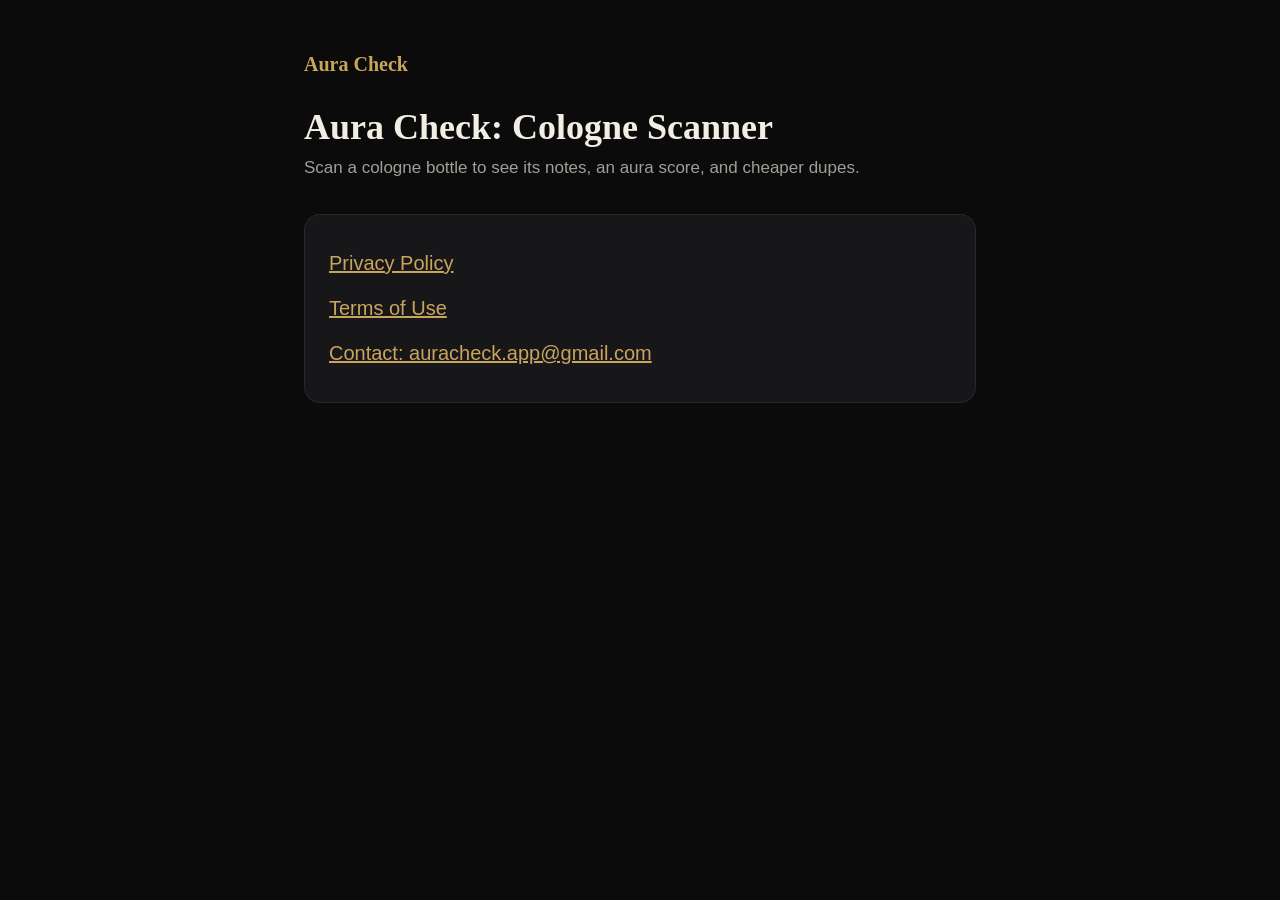
<file: index.html>
<!doctype html>
<html lang="en">
<head>
  <meta charset="utf-8">
  <meta name="viewport" content="width=device-width, initial-scale=1">
  <title>Aura Check</title>
  <link rel="stylesheet" href="style.css">
</head>
<body>
  <main>
    <span class="brand">Aura Check</span>
    <h1>Aura Check: Cologne Scanner</h1>
    <p class="updated">Scan a cologne bottle to see its notes, an aura score, and cheaper dupes.</p>
    <div class="card links">
      <a href="privacy.html">Privacy Policy</a>
      <a href="terms.html">Terms of Use</a>
      <a href="mailto:auracheck.app@gmail.com">Contact: auracheck.app@gmail.com</a>
    </div>
  </main>
</body>
</html>
</file>
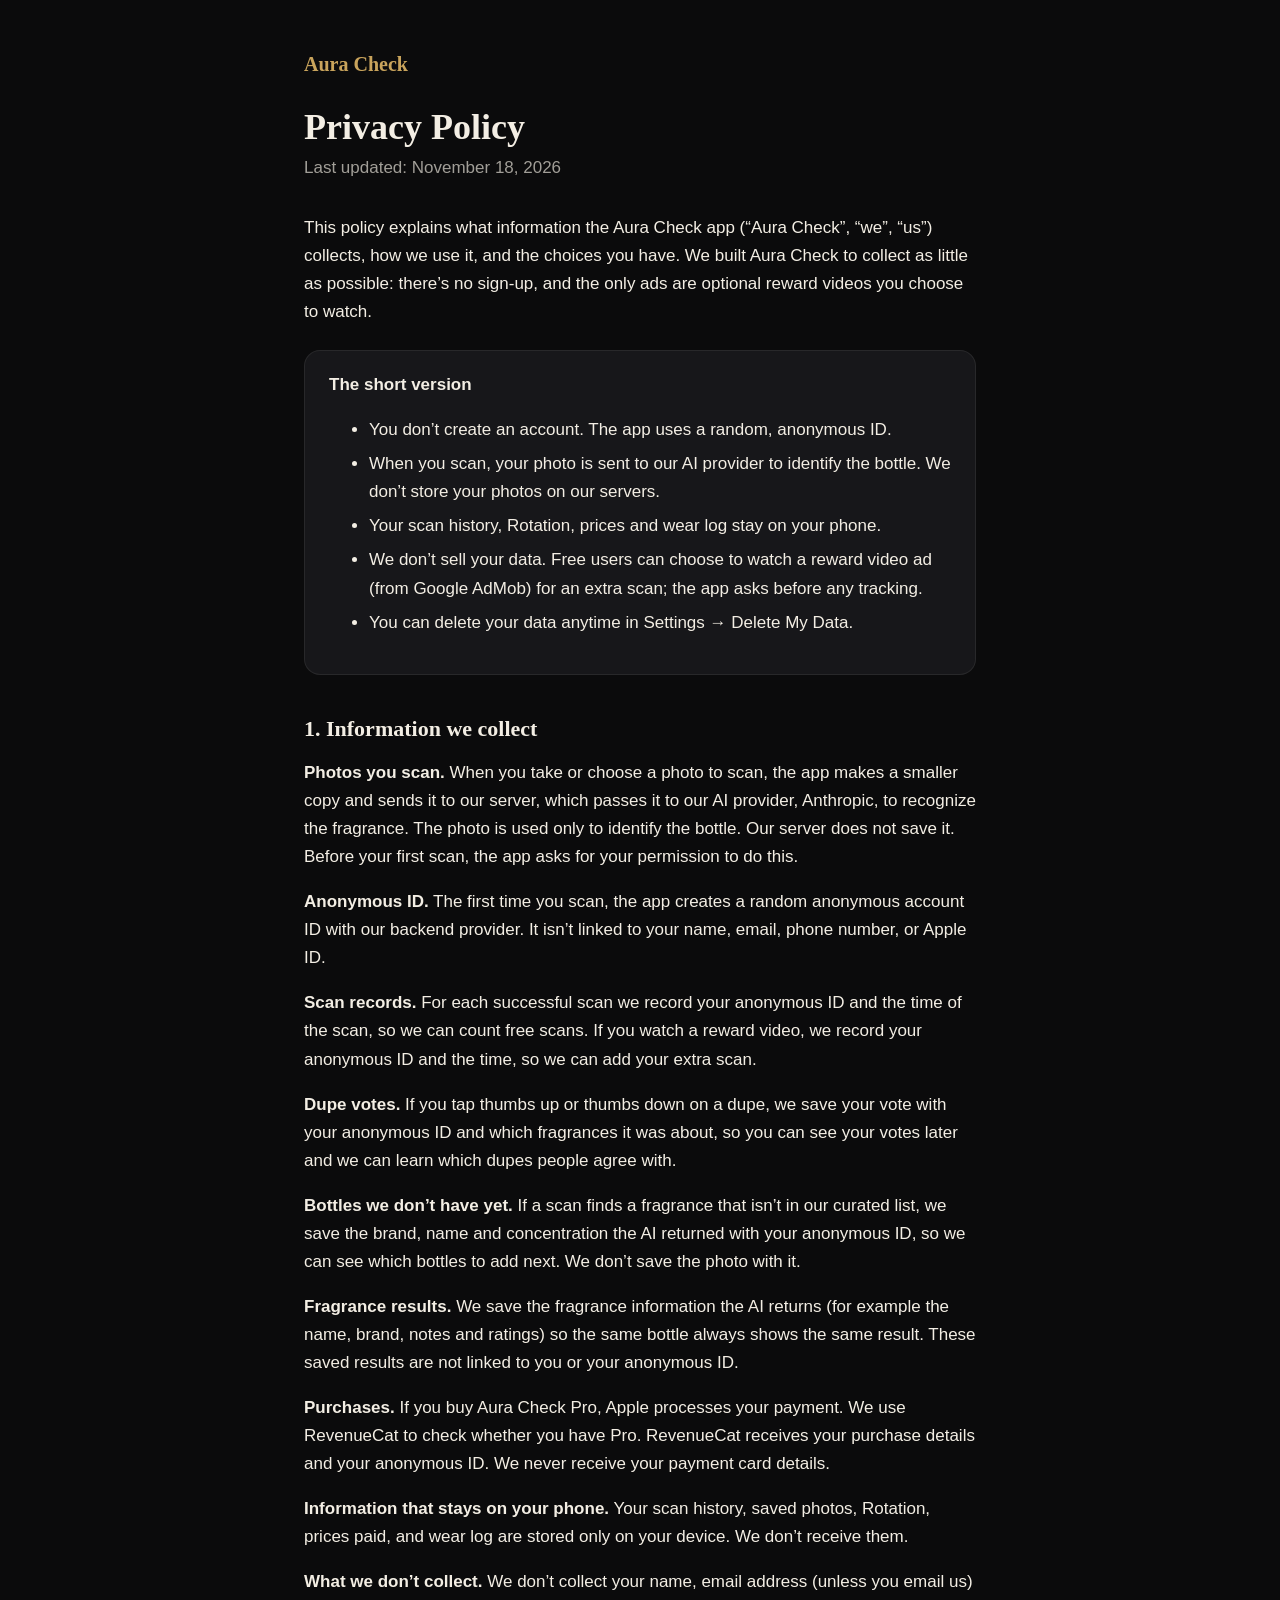
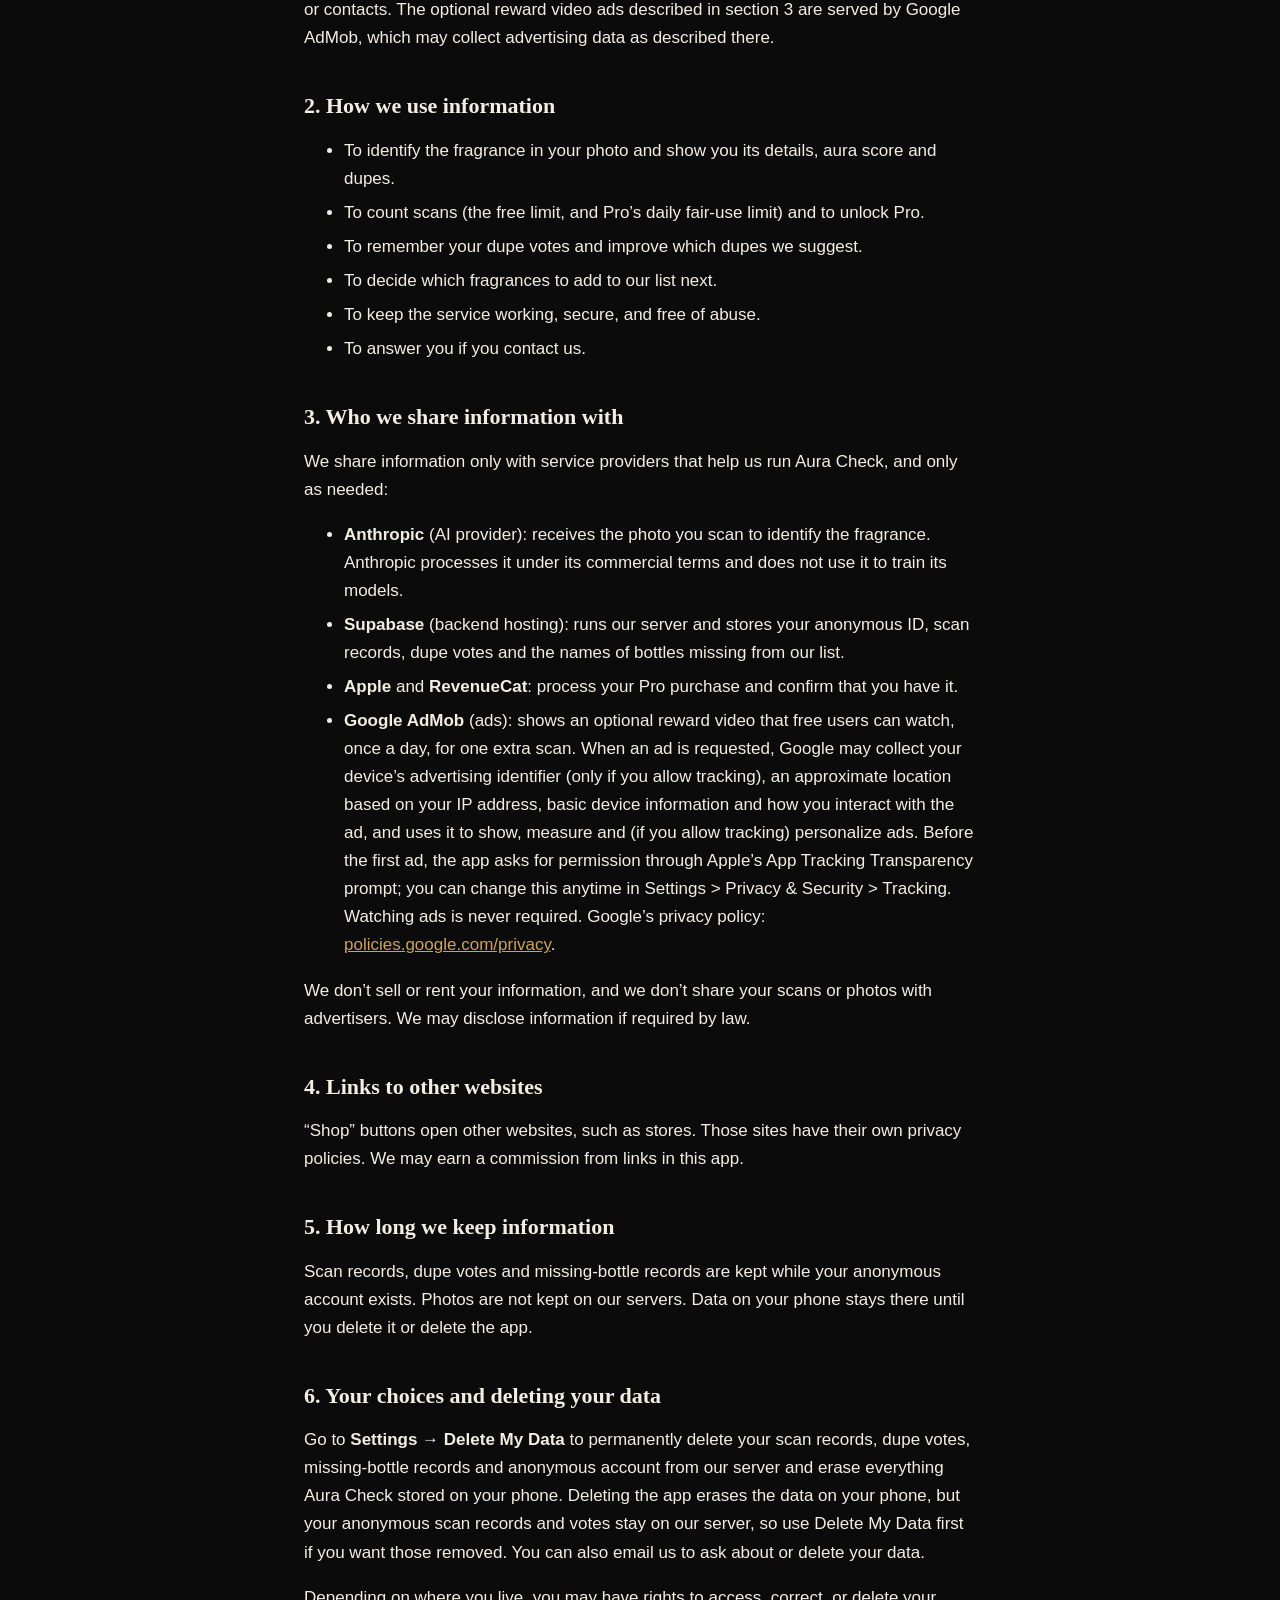
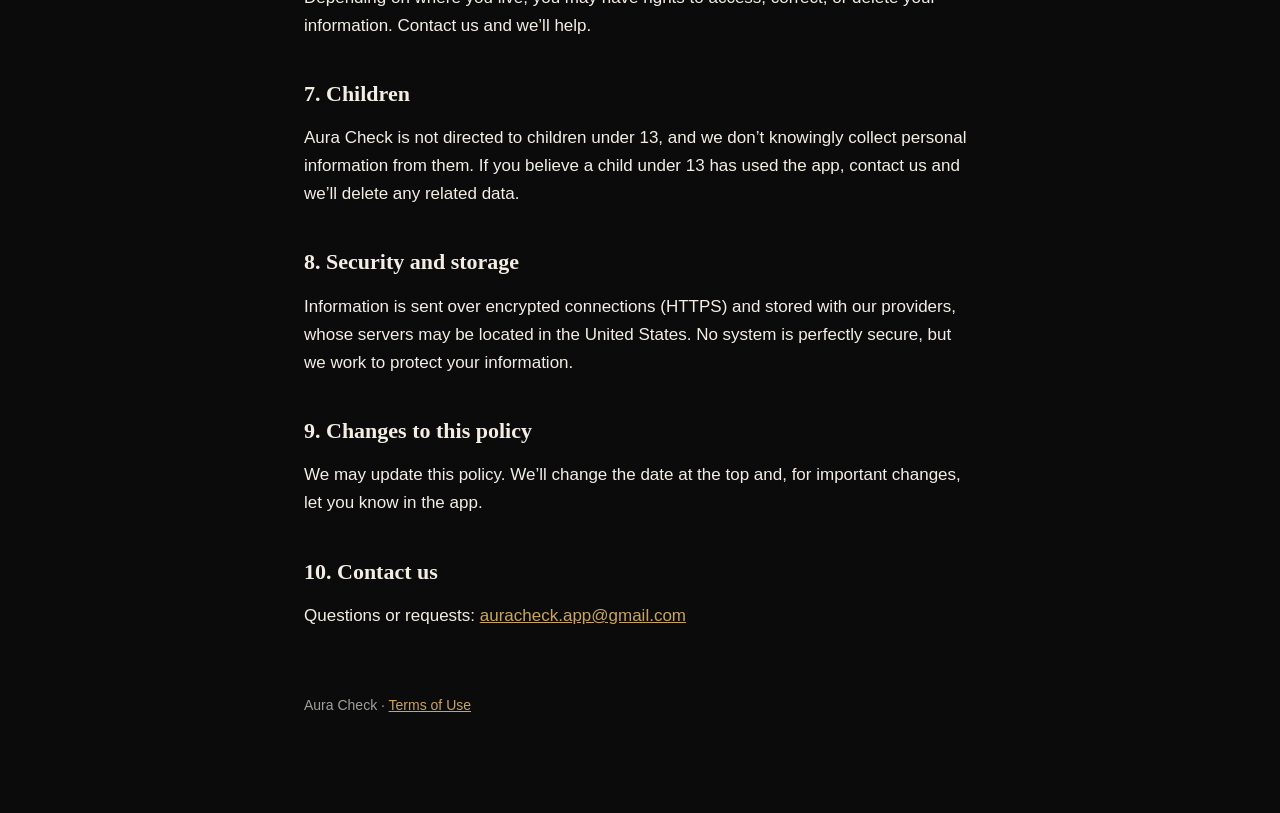
<file: privacy.html>
<!doctype html>
<html lang="en">
<head>
  <meta charset="utf-8">
  <meta name="viewport" content="width=device-width, initial-scale=1">
  <title>Privacy Policy · Aura Check</title>
  <link rel="stylesheet" href="style.css">
</head>
<body>
  <main>
    <a class="brand" href="index.html">Aura Check</a>
    <h1>Privacy Policy</h1>
    <p class="updated">Last updated: November 18, 2026</p>

    <p>This policy explains what information the Aura Check app (“Aura Check”, “we”, “us”) collects, how we use it, and the choices you have. We built Aura Check to collect as little as possible: there’s no sign-up, and the only ads are optional reward videos you choose to watch.</p>

    <div class="card">
      <strong>The short version</strong>
      <ul>
        <li>You don’t create an account. The app uses a random, anonymous ID.</li>
        <li>When you scan, your photo is sent to our AI provider to identify the bottle. We don’t store your photos on our servers.</li>
        <li>Your scan history, Rotation, prices and wear log stay on your phone.</li>
        <li>We don’t sell your data. Free users can choose to watch a reward video ad (from Google AdMob) for an extra scan; the app asks before any tracking.</li>
        <li>You can delete your data anytime in Settings → Delete My Data.</li>
      </ul>
    </div>

    <h2>1. Information we collect</h2>
    <p><strong>Photos you scan.</strong> When you take or choose a photo to scan, the app makes a smaller copy and sends it to our server, which passes it to our AI provider, Anthropic, to recognize the fragrance. The photo is used only to identify the bottle. Our server does not save it. Before your first scan, the app asks for your permission to do this.</p>
    <p><strong>Anonymous ID.</strong> The first time you scan, the app creates a random anonymous account ID with our backend provider. It isn’t linked to your name, email, phone number, or Apple ID.</p>
    <p><strong>Scan records.</strong> For each successful scan we record your anonymous ID and the time of the scan, so we can count free scans. If you watch a reward video, we record your anonymous ID and the time, so we can add your extra scan.</p>
    <p><strong>Dupe votes.</strong> If you tap thumbs up or thumbs down on a dupe, we save your vote with your anonymous ID and which fragrances it was about, so you can see your votes later and we can learn which dupes people agree with.</p>
    <p><strong>Bottles we don’t have yet.</strong> If a scan finds a fragrance that isn’t in our curated list, we save the brand, name and concentration the AI returned with your anonymous ID, so we can see which bottles to add next. We don’t save the photo with it.</p>
    <p><strong>Fragrance results.</strong> We save the fragrance information the AI returns (for example the name, brand, notes and ratings) so the same bottle always shows the same result. These saved results are not linked to you or your anonymous ID.</p>
    <p><strong>Purchases.</strong> If you buy Aura Check Pro, Apple processes your payment. We use RevenueCat to check whether you have Pro. RevenueCat receives your purchase details and your anonymous ID. We never receive your payment card details.</p>
    <p><strong>Information that stays on your phone.</strong> Your scan history, saved photos, Rotation, prices paid, and wear log are stored only on your device. We don’t receive them.</p>
    <p><strong>What we don’t collect.</strong> We don’t collect your name, email address (unless you email us) or contacts. The optional reward video ads described in section 3 are served by Google AdMob, which may collect advertising data as described there.</p>

    <h2>2. How we use information</h2>
    <ul>
      <li>To identify the fragrance in your photo and show you its details, aura score and dupes.</li>
      <li>To count scans (the free limit, and Pro’s daily fair-use limit) and to unlock Pro.</li>
      <li>To remember your dupe votes and improve which dupes we suggest.</li>
      <li>To decide which fragrances to add to our list next.</li>
      <li>To keep the service working, secure, and free of abuse.</li>
      <li>To answer you if you contact us.</li>
    </ul>

    <h2>3. Who we share information with</h2>
    <p>We share information only with service providers that help us run Aura Check, and only as needed:</p>
    <ul>
      <li><strong>Anthropic</strong> (AI provider): receives the photo you scan to identify the fragrance. Anthropic processes it under its commercial terms and does not use it to train its models.</li>
      <li><strong>Supabase</strong> (backend hosting): runs our server and stores your anonymous ID, scan records, dupe votes and the names of bottles missing from our list.</li>
      <li><strong>Apple</strong> and <strong>RevenueCat</strong>: process your Pro purchase and confirm that you have it.</li>
      <li><strong>Google AdMob</strong> (ads): shows an optional reward video that free users can watch, once a day, for one extra scan. When an ad is requested, Google may collect your device’s advertising identifier (only if you allow tracking), an approximate location based on your IP address, basic device information and how you interact with the ad, and uses it to show, measure and (if you allow tracking) personalize ads. Before the first ad, the app asks for permission through Apple’s App Tracking Transparency prompt; you can change this anytime in Settings &gt; Privacy &amp; Security &gt; Tracking. Watching ads is never required. Google’s privacy policy: <a href="https://policies.google.com/privacy">policies.google.com/privacy</a>.</li>
    </ul>
    <p>We don’t sell or rent your information, and we don’t share your scans or photos with advertisers. We may disclose information if required by law.</p>

    <h2>4. Links to other websites</h2>
    <p>“Shop” buttons open other websites, such as stores. Those sites have their own privacy policies. We may earn a commission from links in this app.</p>

    <h2>5. How long we keep information</h2>
    <p>Scan records, dupe votes and missing-bottle records are kept while your anonymous account exists. Photos are not kept on our servers. Data on your phone stays there until you delete it or delete the app.</p>

    <h2>6. Your choices and deleting your data</h2>
    <p>Go to <strong>Settings → Delete My Data</strong> to permanently delete your scan records, dupe votes, missing-bottle records and anonymous account from our server and erase everything Aura Check stored on your phone. Deleting the app erases the data on your phone, but your anonymous scan records and votes stay on our server, so use Delete My Data first if you want those removed. You can also email us to ask about or delete your data.</p>
    <p>Depending on where you live, you may have rights to access, correct, or delete your information. Contact us and we’ll help.</p>

    <h2>7. Children</h2>
    <p>Aura Check is not directed to children under 13, and we don’t knowingly collect personal information from them. If you believe a child under 13 has used the app, contact us and we’ll delete any related data.</p>

    <h2>8. Security and storage</h2>
    <p>Information is sent over encrypted connections (HTTPS) and stored with our providers, whose servers may be located in the United States. No system is perfectly secure, but we work to protect your information.</p>

    <h2>9. Changes to this policy</h2>
    <p>We may update this policy. We’ll change the date at the top and, for important changes, let you know in the app.</p>

    <h2>10. Contact us</h2>
    <p>Questions or requests: <a href="mailto:auracheck.app@gmail.com">auracheck.app@gmail.com</a></p>

    <footer>Aura Check · <a href="terms.html">Terms of Use</a></footer>
  </main>
</body>
</html>
</file>
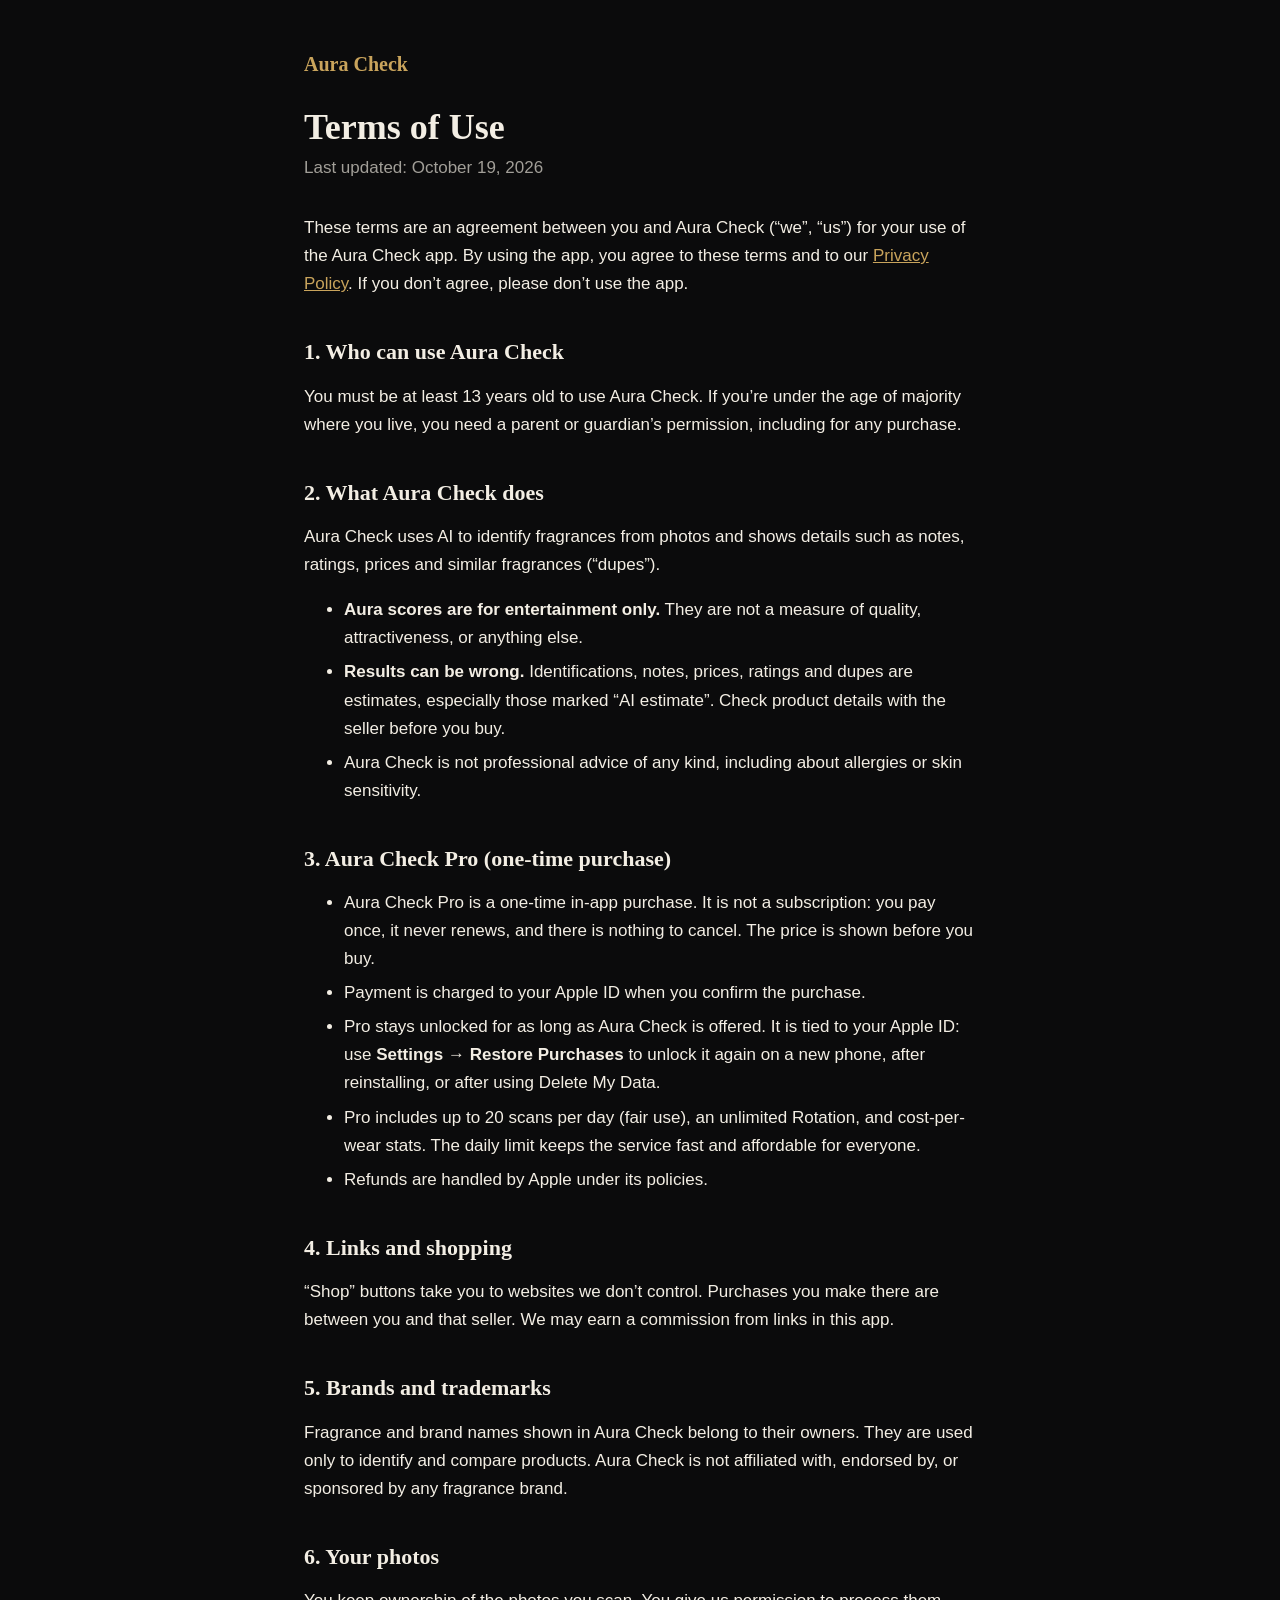
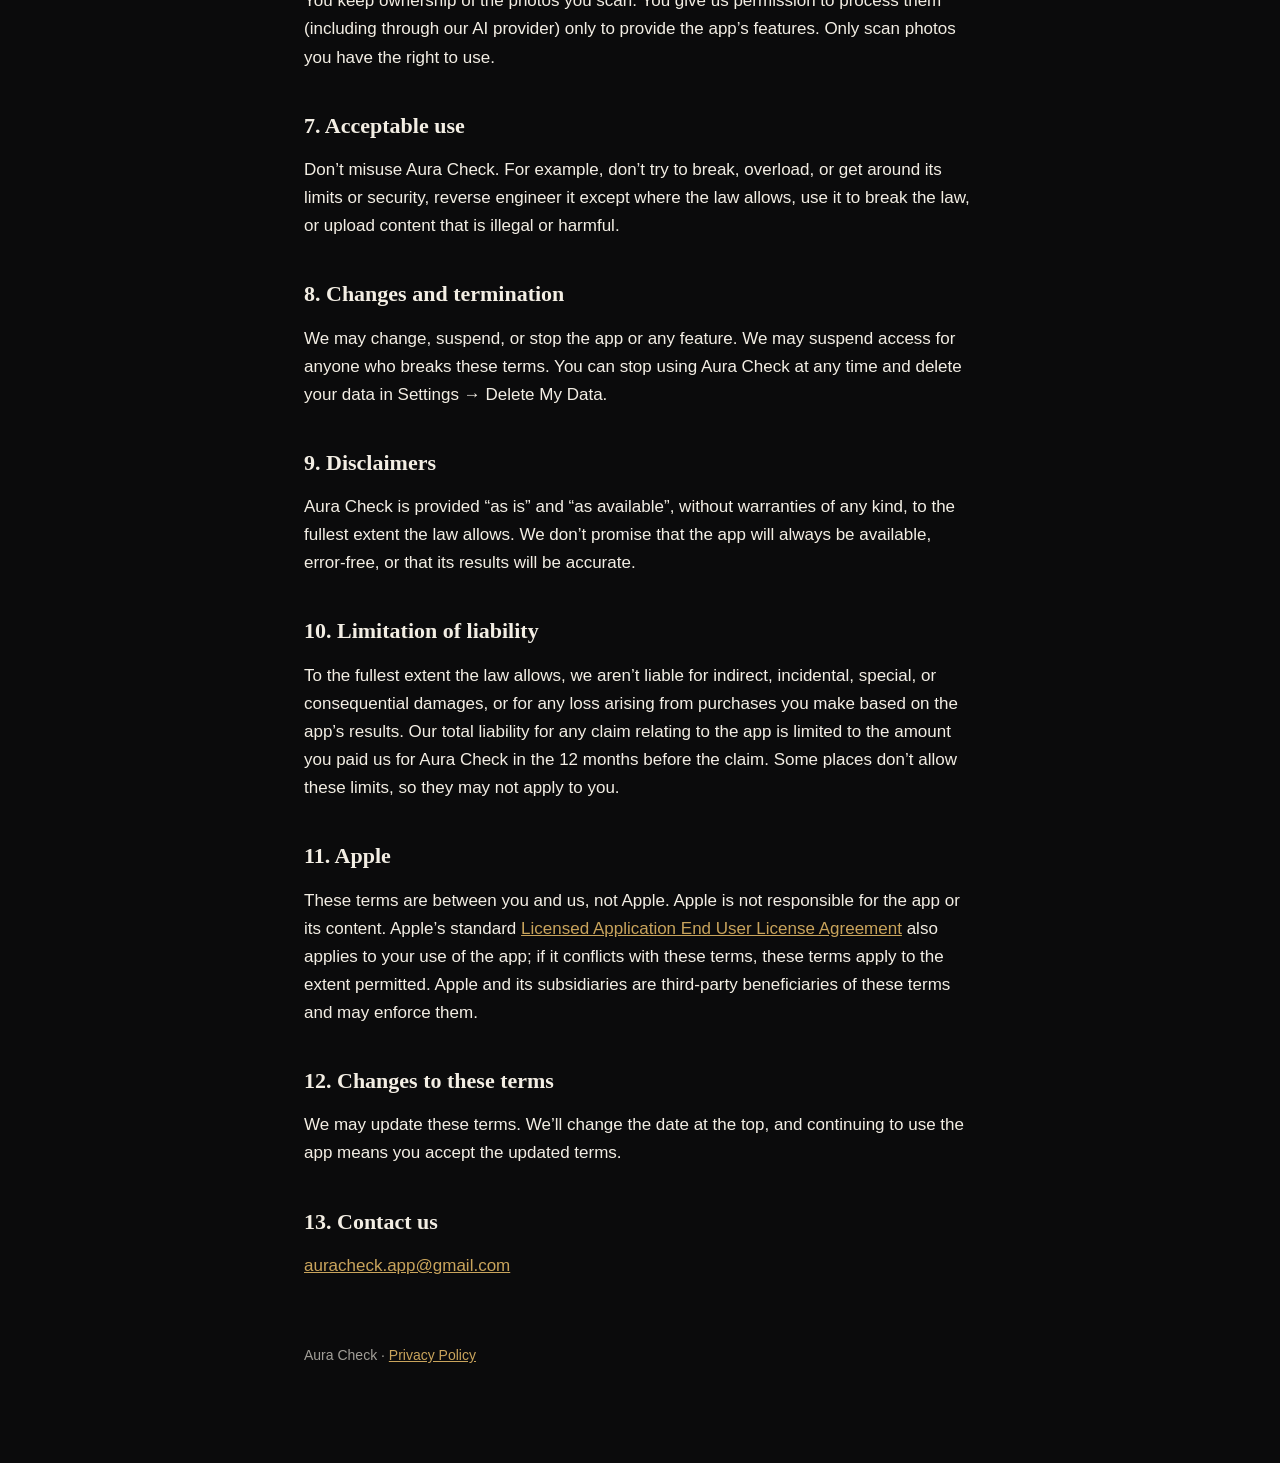
<file: terms.html>
<!doctype html>
<html lang="en">
<head>
  <meta charset="utf-8">
  <meta name="viewport" content="width=device-width, initial-scale=1">
  <title>Terms of Use · Aura Check</title>
  <link rel="stylesheet" href="style.css">
</head>
<body>
  <main>
    <a class="brand" href="index.html">Aura Check</a>
    <h1>Terms of Use</h1>
    <p class="updated">Last updated: October 19, 2026</p>

    <p>These terms are an agreement between you and Aura Check (“we”, “us”) for your use of the Aura Check app. By using the app, you agree to these terms and to our <a href="privacy.html">Privacy Policy</a>. If you don’t agree, please don’t use the app.</p>

    <h2>1. Who can use Aura Check</h2>
    <p>You must be at least 13 years old to use Aura Check. If you’re under the age of majority where you live, you need a parent or guardian’s permission, including for any purchase.</p>

    <h2>2. What Aura Check does</h2>
    <p>Aura Check uses AI to identify fragrances from photos and shows details such as notes, ratings, prices and similar fragrances (“dupes”).</p>
    <ul>
      <li><strong>Aura scores are for entertainment only.</strong> They are not a measure of quality, attractiveness, or anything else.</li>
      <li><strong>Results can be wrong.</strong> Identifications, notes, prices, ratings and dupes are estimates, especially those marked “AI estimate”. Check product details with the seller before you buy.</li>
      <li>Aura Check is not professional advice of any kind, including about allergies or skin sensitivity.</li>
    </ul>

    <h2>3. Aura Check Pro (one-time purchase)</h2>
    <ul>
      <li>Aura Check Pro is a one-time in-app purchase. It is not a subscription: you pay once, it never renews, and there is nothing to cancel. The price is shown before you buy.</li>
      <li>Payment is charged to your Apple ID when you confirm the purchase.</li>
      <li>Pro stays unlocked for as long as Aura Check is offered. It is tied to your Apple ID: use <strong>Settings → Restore Purchases</strong> to unlock it again on a new phone, after reinstalling, or after using Delete My Data.</li>
      <li>Pro includes up to 20 scans per day (fair use), an unlimited Rotation, and cost-per-wear stats. The daily limit keeps the service fast and affordable for everyone.</li>
      <li>Refunds are handled by Apple under its policies.</li>
    </ul>

    <h2>4. Links and shopping</h2>
    <p>“Shop” buttons take you to websites we don’t control. Purchases you make there are between you and that seller. We may earn a commission from links in this app.</p>

    <h2>5. Brands and trademarks</h2>
    <p>Fragrance and brand names shown in Aura Check belong to their owners. They are used only to identify and compare products. Aura Check is not affiliated with, endorsed by, or sponsored by any fragrance brand.</p>

    <h2>6. Your photos</h2>
    <p>You keep ownership of the photos you scan. You give us permission to process them (including through our AI provider) only to provide the app’s features. Only scan photos you have the right to use.</p>

    <h2>7. Acceptable use</h2>
    <p>Don’t misuse Aura Check. For example, don’t try to break, overload, or get around its limits or security, reverse engineer it except where the law allows, use it to break the law, or upload content that is illegal or harmful.</p>

    <h2>8. Changes and termination</h2>
    <p>We may change, suspend, or stop the app or any feature. We may suspend access for anyone who breaks these terms. You can stop using Aura Check at any time and delete your data in Settings → Delete My Data.</p>

    <h2>9. Disclaimers</h2>
    <p>Aura Check is provided “as is” and “as available”, without warranties of any kind, to the fullest extent the law allows. We don’t promise that the app will always be available, error-free, or that its results will be accurate.</p>

    <h2>10. Limitation of liability</h2>
    <p>To the fullest extent the law allows, we aren’t liable for indirect, incidental, special, or consequential damages, or for any loss arising from purchases you make based on the app’s results. Our total liability for any claim relating to the app is limited to the amount you paid us for Aura Check in the 12 months before the claim. Some places don’t allow these limits, so they may not apply to you.</p>

    <h2>11. Apple</h2>
    <p>These terms are between you and us, not Apple. Apple is not responsible for the app or its content. Apple’s standard <a href="https://www.apple.com/legal/internet-services/itunes/dev/stdeula/">Licensed Application End User License Agreement</a> also applies to your use of the app; if it conflicts with these terms, these terms apply to the extent permitted. Apple and its subsidiaries are third-party beneficiaries of these terms and may enforce them.</p>

    <h2>12. Changes to these terms</h2>
    <p>We may update these terms. We’ll change the date at the top, and continuing to use the app means you accept the updated terms.</p>

    <h2>13. Contact us</h2>
    <p><a href="mailto:auracheck.app@gmail.com">auracheck.app@gmail.com</a></p>

    <footer>Aura Check · <a href="privacy.html">Privacy Policy</a></footer>
  </main>
</body>
</html>
</file>
<file: style.css>
:root {
  --bg: #0b0b0c;
  --surface: #17171a;
  --text: #f3eee4;
  --muted: rgba(243, 238, 228, 0.65);
  --gold: #c9a45c;
}
* { box-sizing: border-box; }
body {
  margin: 0;
  background: var(--bg);
  color: var(--text);
  font: 17px/1.65 -apple-system, BlinkMacSystemFont, "Inter", "Segoe UI", Roboto, sans-serif;
}
main {
  max-width: 720px;
  margin: 0 auto;
  padding: 48px 24px 96px;
}
.brand {
  font-family: "Playfair Display", Georgia, "Times New Roman", serif;
  color: var(--gold);
  font-weight: 700;
  font-size: 20px;
  text-decoration: none;
}
h1, h2 {
  font-family: "Playfair Display", Georgia, "Times New Roman", serif;
  line-height: 1.25;
}
h1 { font-size: 36px; margin: 24px 0 4px; }
h2 { font-size: 22px; margin: 40px 0 8px; }
.updated { color: var(--muted); margin: 0 0 32px; }
p, li { color: var(--text); }
li { margin: 6px 0; }
a { color: var(--gold); }
.card {
  background: var(--surface);
  border: 1px solid rgba(243, 238, 228, 0.08);
  border-radius: 16px;
  padding: 20px 24px;
  margin: 24px 0;
}
.links a {
  display: block;
  margin: 12px 0;
  font-size: 20px;
}
footer {
  margin-top: 64px;
  color: var(--muted);
  font-size: 14px;
}
</file>
